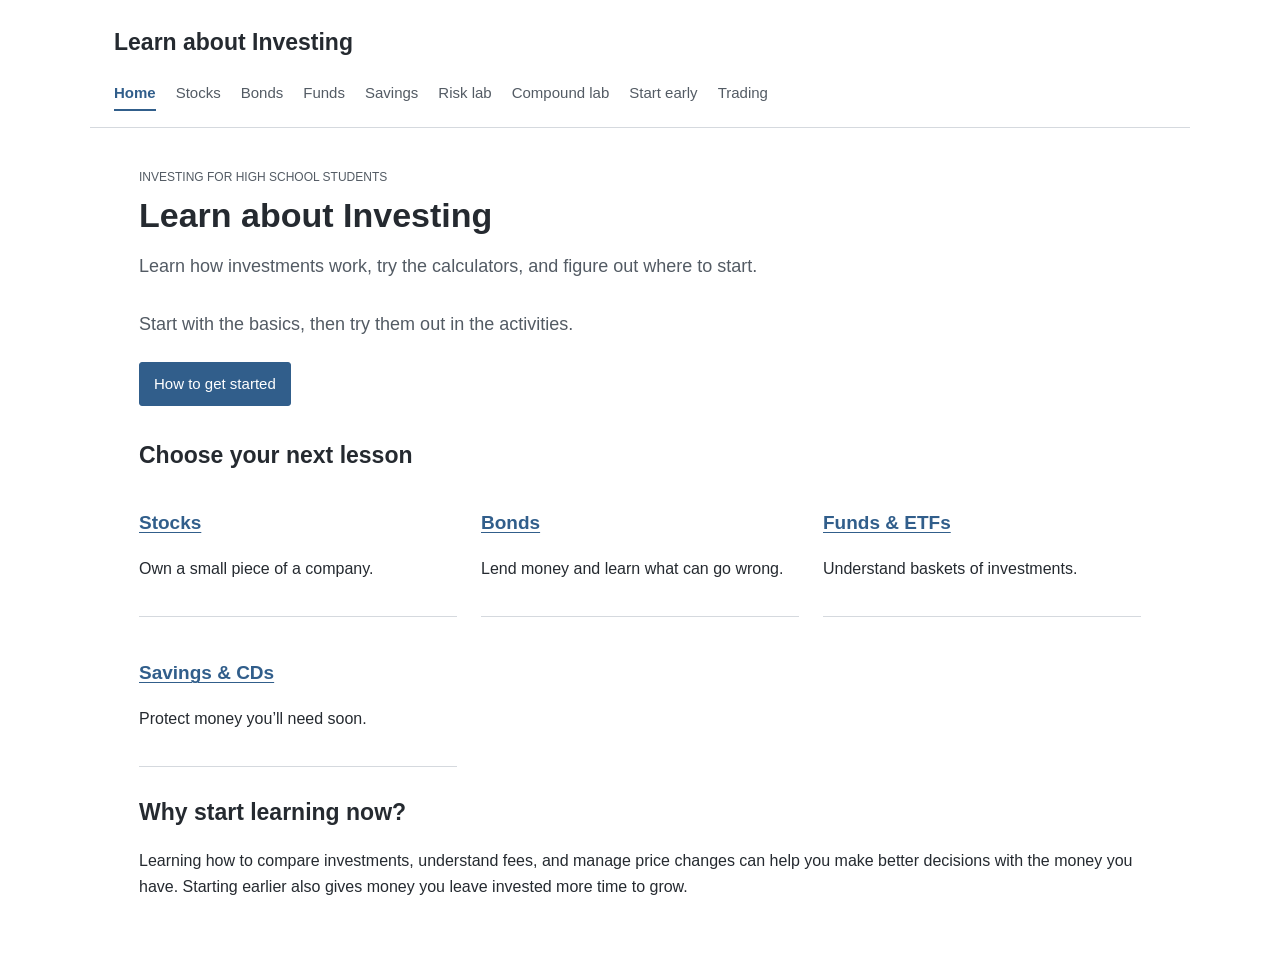
<file: index.html>
<!doctype html><html lang="en"><head><meta charset="utf-8"><meta name="viewport" content="width=device-width, initial-scale=1"><meta name="description" content="Learn how investments work, try the calculators, and figure out where to start."><title>Learn about Investing | Learn about Investing</title><link rel="stylesheet" href="style.css"><script src="app.js" defer></script></head><body><a class="skip" href="#main">Skip to content</a><header class="site-header"><a class="brand" href="index.html">Learn about Investing</a><nav aria-label="Main navigation"><a href="index.html" aria-current="page">Home</a><a href="stocks.html">Stocks</a><a href="bonds.html">Bonds</a><a href="funds.html">Funds</a><a href="cash.html">Savings</a><a href="portfolio-lab.html">Risk lab</a><a href="compound-lab.html">Compound lab</a><a href="start-early.html">Start early</a><a href="trading.html">Trading</a></nav></header><main id="main"><header class="page-head"><p class="eyebrow">INVESTING FOR HIGH SCHOOL STUDENTS</p><h1>Learn about Investing</h1><p class="intro">Learn how investments work, try the calculators, and figure out where to start.</p></header><section class="hero-grid"><div><p class="lead">Start with the basics, then try them out in the activities.</p><a class="button" href="start-early.html">How to get started</a></div></section>

<h2>Choose your next lesson</h2><div class="grid"><article><h3><a href="stocks.html">Stocks</a></h3><p>Own a small piece of a company.</p></article><article><h3><a href="bonds.html">Bonds</a></h3><p>Lend money and learn what can go wrong.</p></article><article><h3><a href="funds.html">Funds &amp; ETFs</a></h3><p>Understand baskets of investments.</p></article><article><h3><a href="cash.html">Savings &amp; CDs</a></h3><p>Protect money you’ll need soon.</p></article></div>
<h2>Why start learning now?</h2><p>Learning how to compare investments, understand fees, and manage price changes can help you make better decisions with the money you have. Starting earlier also gives money you leave invested more time to grow.</p></main></body></html>
</file>
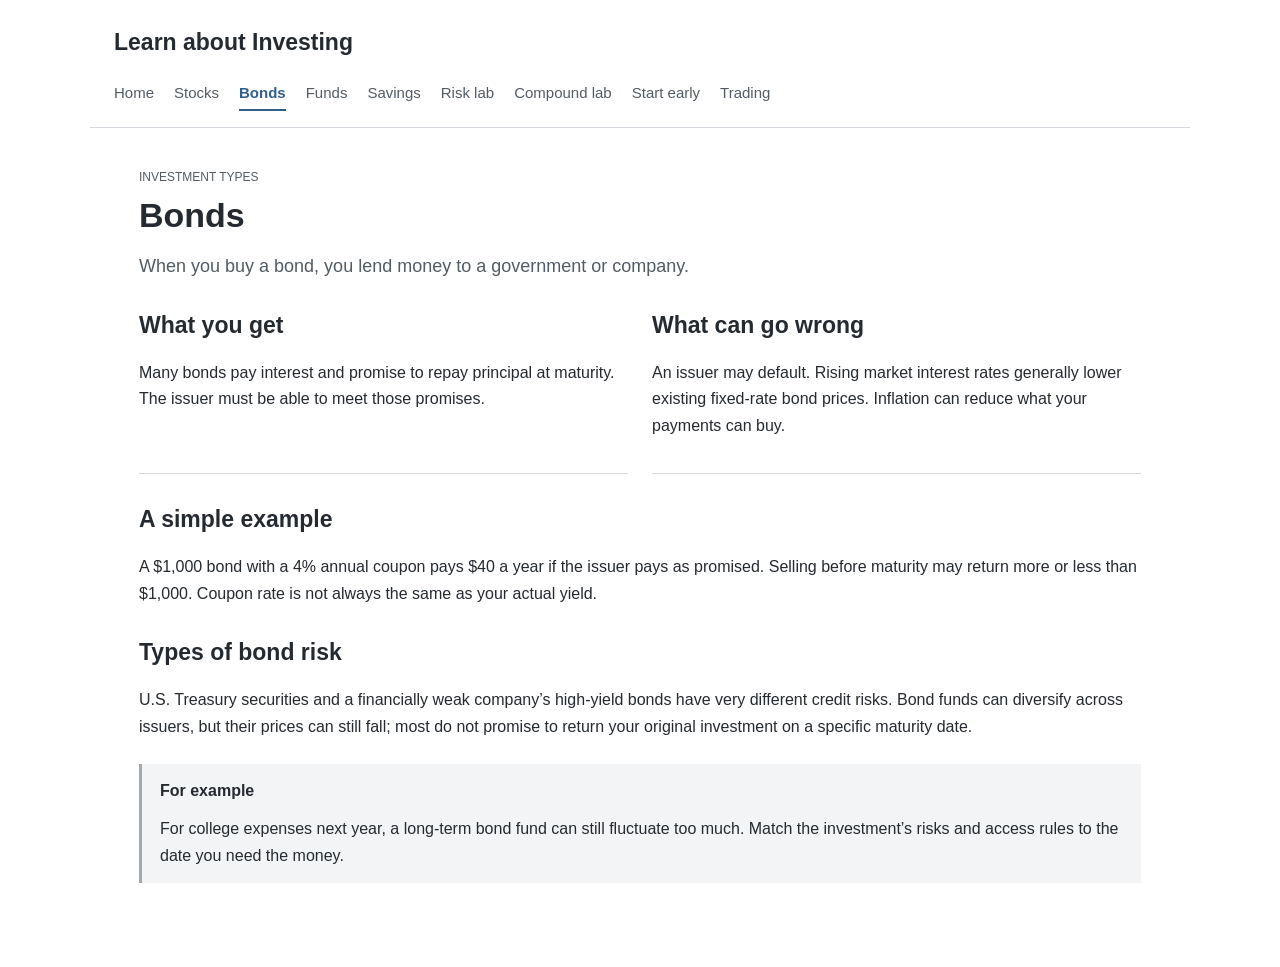
<file: bonds.html>
<!doctype html><html lang="en"><head><meta charset="utf-8"><meta name="viewport" content="width=device-width, initial-scale=1"><meta name="description" content="When you buy a bond, you lend money to a government or company."><title>Bonds | Learn about Investing</title><link rel="stylesheet" href="style.css"><script src="app.js" defer></script></head><body><a class="skip" href="#main">Skip to content</a><header class="site-header"><a class="brand" href="index.html">Learn about Investing</a><nav aria-label="Main navigation"><a href="index.html">Home</a><a href="stocks.html">Stocks</a><a href="bonds.html" aria-current="page">Bonds</a><a href="funds.html">Funds</a><a href="cash.html">Savings</a><a href="portfolio-lab.html">Risk lab</a><a href="compound-lab.html">Compound lab</a><a href="start-early.html">Start early</a><a href="trading.html">Trading</a></nav></header><main id="main"><header class="page-head"><p class="eyebrow">INVESTMENT TYPES</p><h1>Bonds</h1><p class="intro">When you buy a bond, you lend money to a government or company.</p></header><div class="grid"><article><h2>What you get</h2><p>Many bonds pay interest and promise to repay principal at maturity. The issuer must be able to meet those promises.</p></article><article><h2>What can go wrong</h2><p>An issuer may default. Rising market interest rates generally lower existing fixed-rate bond prices. Inflation can reduce what your payments can buy.</p></article></div><h2>A simple example</h2><p>A $1,000 bond with a 4% annual coupon pays $40 a year if the issuer pays as promised. Selling before maturity may return more or less than $1,000. Coupon rate is not always the same as your actual yield.</p><h2>Types of bond risk</h2><p>U.S. Treasury securities and a financially weak company’s high-yield bonds have very different credit risks. Bond funds can diversify across issuers, but their prices can still fall; most do not promise to return your original investment on a specific maturity date.</p><aside class="callout"><strong>For example</strong><p>For college expenses next year, a long-term bond fund can still fluctuate too much. Match the investment’s risks and access rules to the date you need the money.</p></aside></main></body></html>
</file>
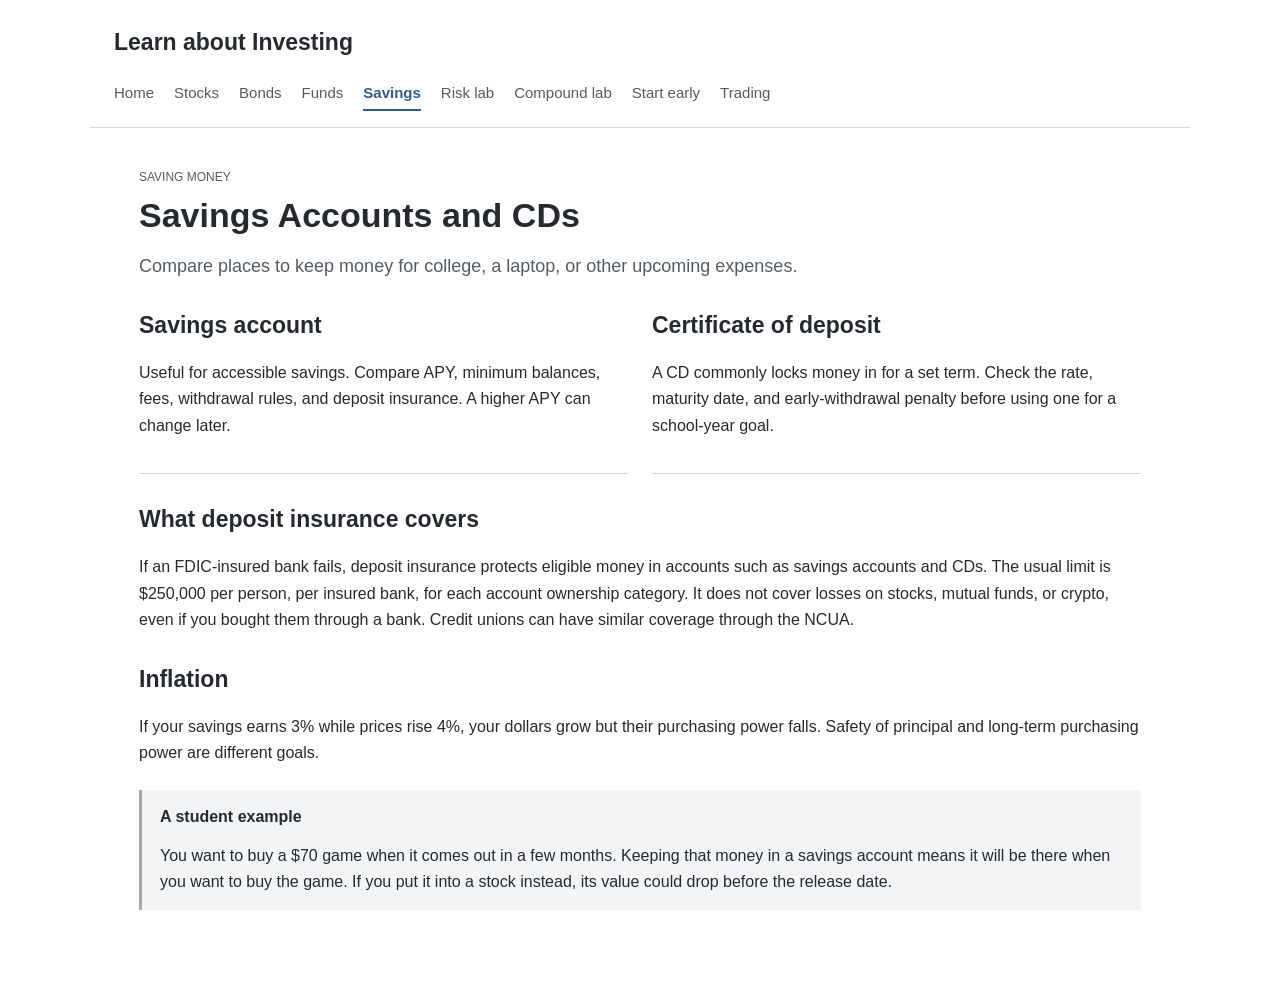
<file: cash.html>
<!doctype html><html lang="en"><head><meta charset="utf-8"><meta name="viewport" content="width=device-width, initial-scale=1"><meta name="description" content="Compare places to keep money for college, a laptop, or other upcoming expenses."><title>Savings Accounts and CDs | Learn about Investing</title><link rel="stylesheet" href="style.css"><script src="app.js" defer></script></head><body><a class="skip" href="#main">Skip to content</a><header class="site-header"><a class="brand" href="index.html">Learn about Investing</a><nav aria-label="Main navigation"><a href="index.html">Home</a><a href="stocks.html">Stocks</a><a href="bonds.html">Bonds</a><a href="funds.html">Funds</a><a href="cash.html" aria-current="page">Savings</a><a href="portfolio-lab.html">Risk lab</a><a href="compound-lab.html">Compound lab</a><a href="start-early.html">Start early</a><a href="trading.html">Trading</a></nav></header><main id="main"><header class="page-head"><p class="eyebrow">SAVING MONEY</p><h1>Savings Accounts and CDs</h1><p class="intro">Compare places to keep money for college, a laptop, or other upcoming expenses.</p></header><div class="grid"><article><h2>Savings account</h2><p>Useful for accessible savings. Compare APY, minimum balances, fees, withdrawal rules, and deposit insurance. A higher APY can change later.</p></article><article><h2>Certificate of deposit</h2><p>A CD commonly locks money in for a set term. Check the rate, maturity date, and early-withdrawal penalty before using one for a school-year goal.</p></article></div><h2>What deposit insurance covers</h2><p>If an FDIC-insured bank fails, deposit insurance protects eligible money in accounts such as savings accounts and CDs. The usual limit is $250,000 per person, per insured bank, for each account ownership category. It does not cover losses on stocks, mutual funds, or crypto, even if you bought them through a bank. Credit unions can have similar coverage through the NCUA.</p><h2>Inflation</h2><p>If your savings earns 3% while prices rise 4%, your dollars grow but their purchasing power falls. Safety of principal and long-term purchasing power are different goals.</p><aside class="callout"><strong>A student example</strong><p>You want to buy a $70 game when it comes out in a few months. Keeping that money in a savings account means it will be there when you want to buy the game. If you put it into a stock instead, its value could drop before the release date.</p></aside></main></body></html>
</file>
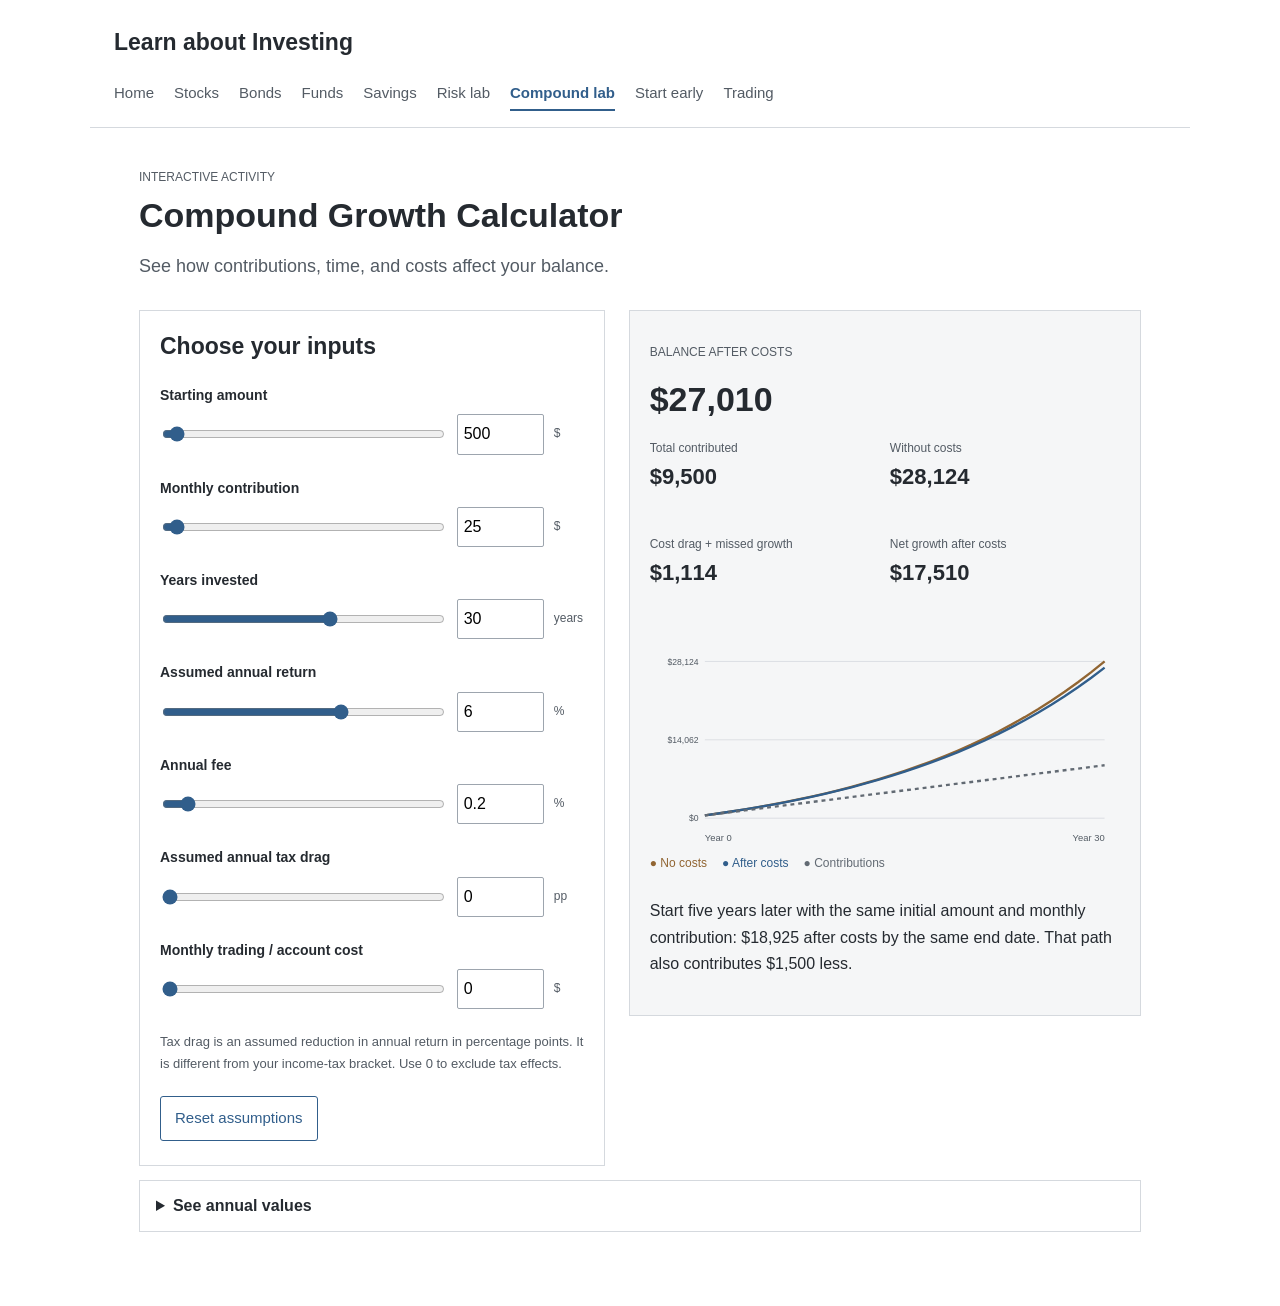
<file: compound-lab.html>
<!doctype html><html lang="en"><head><meta charset="utf-8"><meta name="viewport" content="width=device-width, initial-scale=1"><meta name="description" content="See how contributions, time, and costs affect your balance."><title>Compound Growth Calculator | Learn about Investing</title><link rel="stylesheet" href="style.css"><script src="app.js" defer></script></head><body><a class="skip" href="#main">Skip to content</a><header class="site-header"><a class="brand" href="index.html">Learn about Investing</a><nav aria-label="Main navigation"><a href="index.html">Home</a><a href="stocks.html">Stocks</a><a href="bonds.html">Bonds</a><a href="funds.html">Funds</a><a href="cash.html">Savings</a><a href="portfolio-lab.html">Risk lab</a><a href="compound-lab.html" aria-current="page">Compound lab</a><a href="start-early.html">Start early</a><a href="trading.html">Trading</a></nav></header><main id="main"><header class="page-head"><p class="eyebrow">INTERACTIVE ACTIVITY</p><h1>Compound Growth Calculator</h1><p class="intro">See how contributions, time, and costs affect your balance.</p></header><div class="lab"><section class="panel"><h2>Choose your inputs</h2><div class="control"><label for="initial">Starting amount</label><div class="control-row"><input type="range" id="initial" min="0" max="20000" step="50" value="500"><input aria-label="Starting amount (number)" type="number" id="initial-n" min="0" max="20000" step="50" value="500"><span>$</span></div></div><div class="control"><label for="monthly">Monthly contribution</label><div class="control-row"><input type="range" id="monthly" min="0" max="1000" step="5" value="25"><input aria-label="Monthly contribution (number)" type="number" id="monthly-n" min="0" max="1000" step="5" value="25"><span>$</span></div></div><div class="control"><label for="years">Years invested</label><div class="control-row"><input type="range" id="years" min="0" max="50" step="1" value="30"><input aria-label="Years invested (number)" type="number" id="years-n" min="0" max="50" step="1" value="30"><span>years</span></div></div><div class="control"><label for="rate">Assumed annual return</label><div class="control-row"><input type="range" id="rate" min="-10" max="15" step="0.1" value="6"><input aria-label="Assumed annual return (number)" type="number" id="rate-n" min="-10" max="15" step="0.1" value="6"><span>%</span></div></div><div class="control"><label for="fee">Annual fee</label><div class="control-row"><input type="range" id="fee" min="0" max="3" step="0.05" value="0.2"><input aria-label="Annual fee (number)" type="number" id="fee-n" min="0" max="3" step="0.05" value="0.2"><span>%</span></div></div><div class="control"><label for="tax">Assumed annual tax drag</label><div class="control-row"><input type="range" id="tax" min="0" max="3" step="0.1" value="0"><input aria-label="Assumed annual tax drag (number)" type="number" id="tax-n" min="0" max="3" step="0.1" value="0"><span>pp</span></div></div><div class="control"><label for="cost">Monthly trading / account cost</label><div class="control-row"><input type="range" id="cost" min="0" max="25" step="1" value="0"><input aria-label="Monthly trading / account cost (number)" type="number" id="cost-n" min="0" max="25" step="1" value="0"><span>$</span></div></div><p class="small">Tax drag is an assumed reduction in annual return in percentage points. It is different from your income-tax bracket. Use 0 to exclude tax effects. </p><button id="reset-compound" class="secondary">Reset assumptions</button></section><section class="panel result" aria-live="polite"><p class="eyebrow">BALANCE AFTER COSTS</p><strong class="big" id="final-value"></strong><div class="metrics"><p>Total contributed<strong id="contributed"></strong></p><p>Without costs<strong id="baseline"></strong></p><p>Cost drag + missed growth<strong id="drag"></strong></p><p>Net growth after costs<strong id="growth"></strong></p></div><figure><svg id="growth-chart" viewBox="0 0 600 280" role="img" aria-label="Illustrative balances over time"></svg><figcaption><span class="key purple">● No costs</span> <span class="key green">● After costs</span> <span class="key grey">● Contributions</span></figcaption></figure><p id="delay"></p></section></div><details><summary>See annual values</summary><div class="table-wrap"><table><thead><tr><th>Year</th><th>Contributed</th><th>No costs</th><th>After costs</th></tr></thead><tbody id="compound-table"></tbody></table></div></details></main></body></html>
</file>
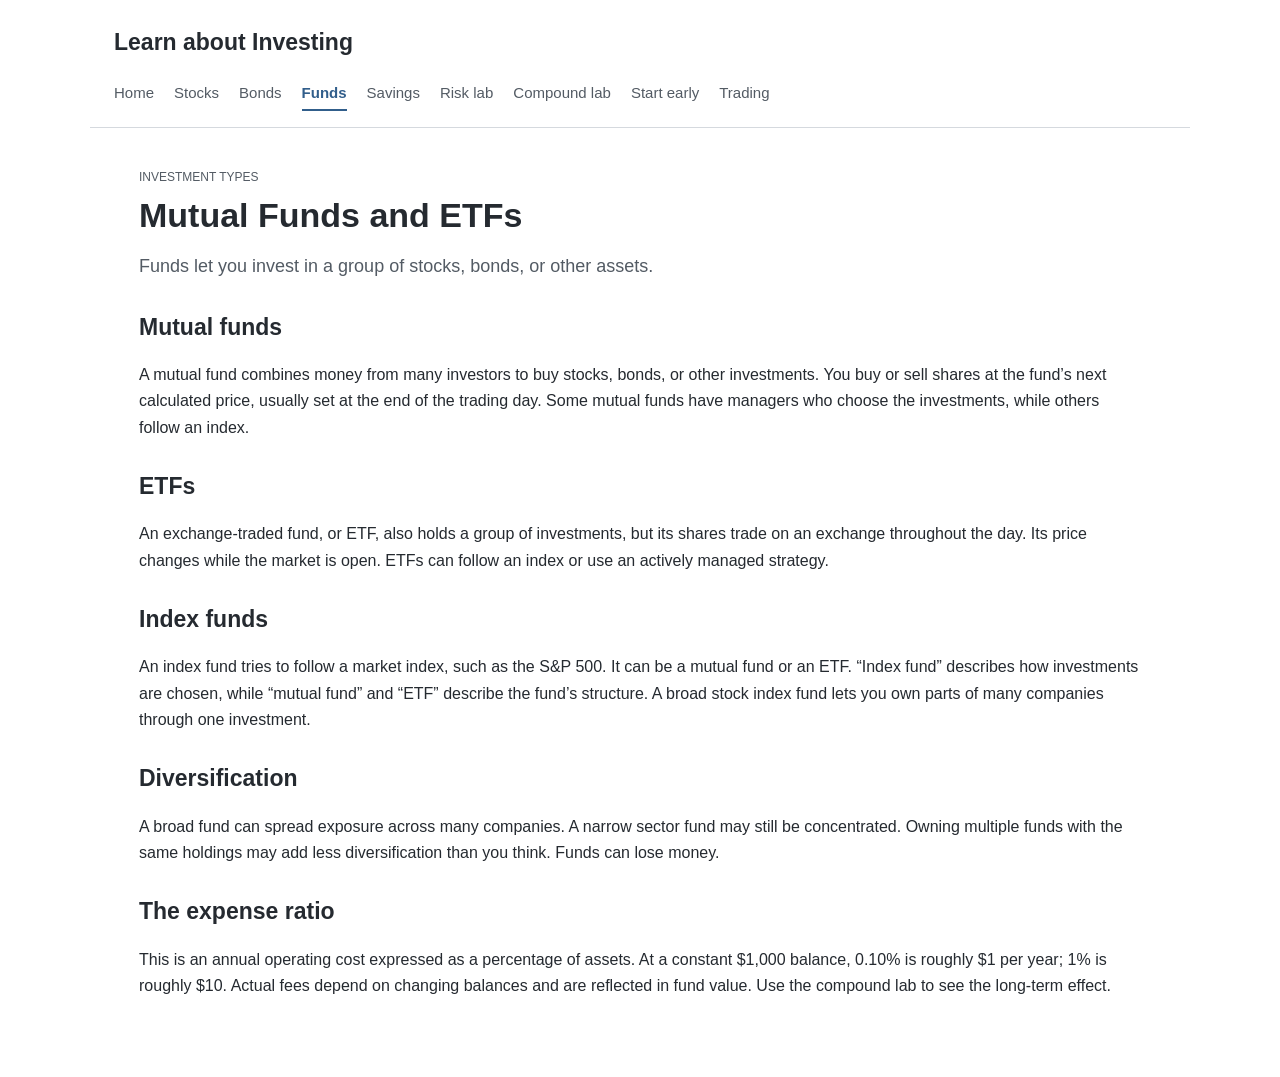
<file: funds.html>
<!doctype html><html lang="en"><head><meta charset="utf-8"><meta name="viewport" content="width=device-width, initial-scale=1"><meta name="description" content="Funds let you invest in a group of stocks, bonds, or other assets."><title>Mutual Funds and ETFs | Learn about Investing</title><link rel="stylesheet" href="style.css"><script src="app.js" defer></script></head><body><a class="skip" href="#main">Skip to content</a><header class="site-header"><a class="brand" href="index.html">Learn about Investing</a><nav aria-label="Main navigation"><a href="index.html">Home</a><a href="stocks.html">Stocks</a><a href="bonds.html">Bonds</a><a href="funds.html" aria-current="page">Funds</a><a href="cash.html">Savings</a><a href="portfolio-lab.html">Risk lab</a><a href="compound-lab.html">Compound lab</a><a href="start-early.html">Start early</a><a href="trading.html">Trading</a></nav></header><main id="main"><header class="page-head"><p class="eyebrow">INVESTMENT TYPES</p><h1>Mutual Funds and ETFs</h1><p class="intro">Funds let you invest in a group of stocks, bonds, or other assets.</p></header><h2>Mutual funds</h2><p>A mutual fund combines money from many investors to buy stocks, bonds, or other investments. You buy or sell shares at the fund’s next calculated price, usually set at the end of the trading day. Some mutual funds have managers who choose the investments, while others follow an index.</p><h2>ETFs</h2><p>An exchange-traded fund, or ETF, also holds a group of investments, but its shares trade on an exchange throughout the day. Its price changes while the market is open. ETFs can follow an index or use an actively managed strategy.</p><h2>Index funds</h2><p>An index fund tries to follow a market index, such as the S&amp;P 500. It can be a mutual fund or an ETF. “Index fund” describes how investments are chosen, while “mutual fund” and “ETF” describe the fund’s structure. A broad stock index fund lets you own parts of many companies through one investment.</p><h2>Diversification</h2><p>A broad fund can spread exposure across many companies. A narrow sector fund may still be concentrated. Owning multiple funds with the same holdings may add less diversification than you think. Funds can lose money.</p><h2>The expense ratio</h2><p>This is an annual operating cost expressed as a percentage of assets. At a constant $1,000 balance, 0.10% is roughly $1 per year; 1% is roughly $10. Actual fees depend on changing balances and are reflected in fund value. Use the compound lab to see the long-term effect.</p></main></body></html>
</file>
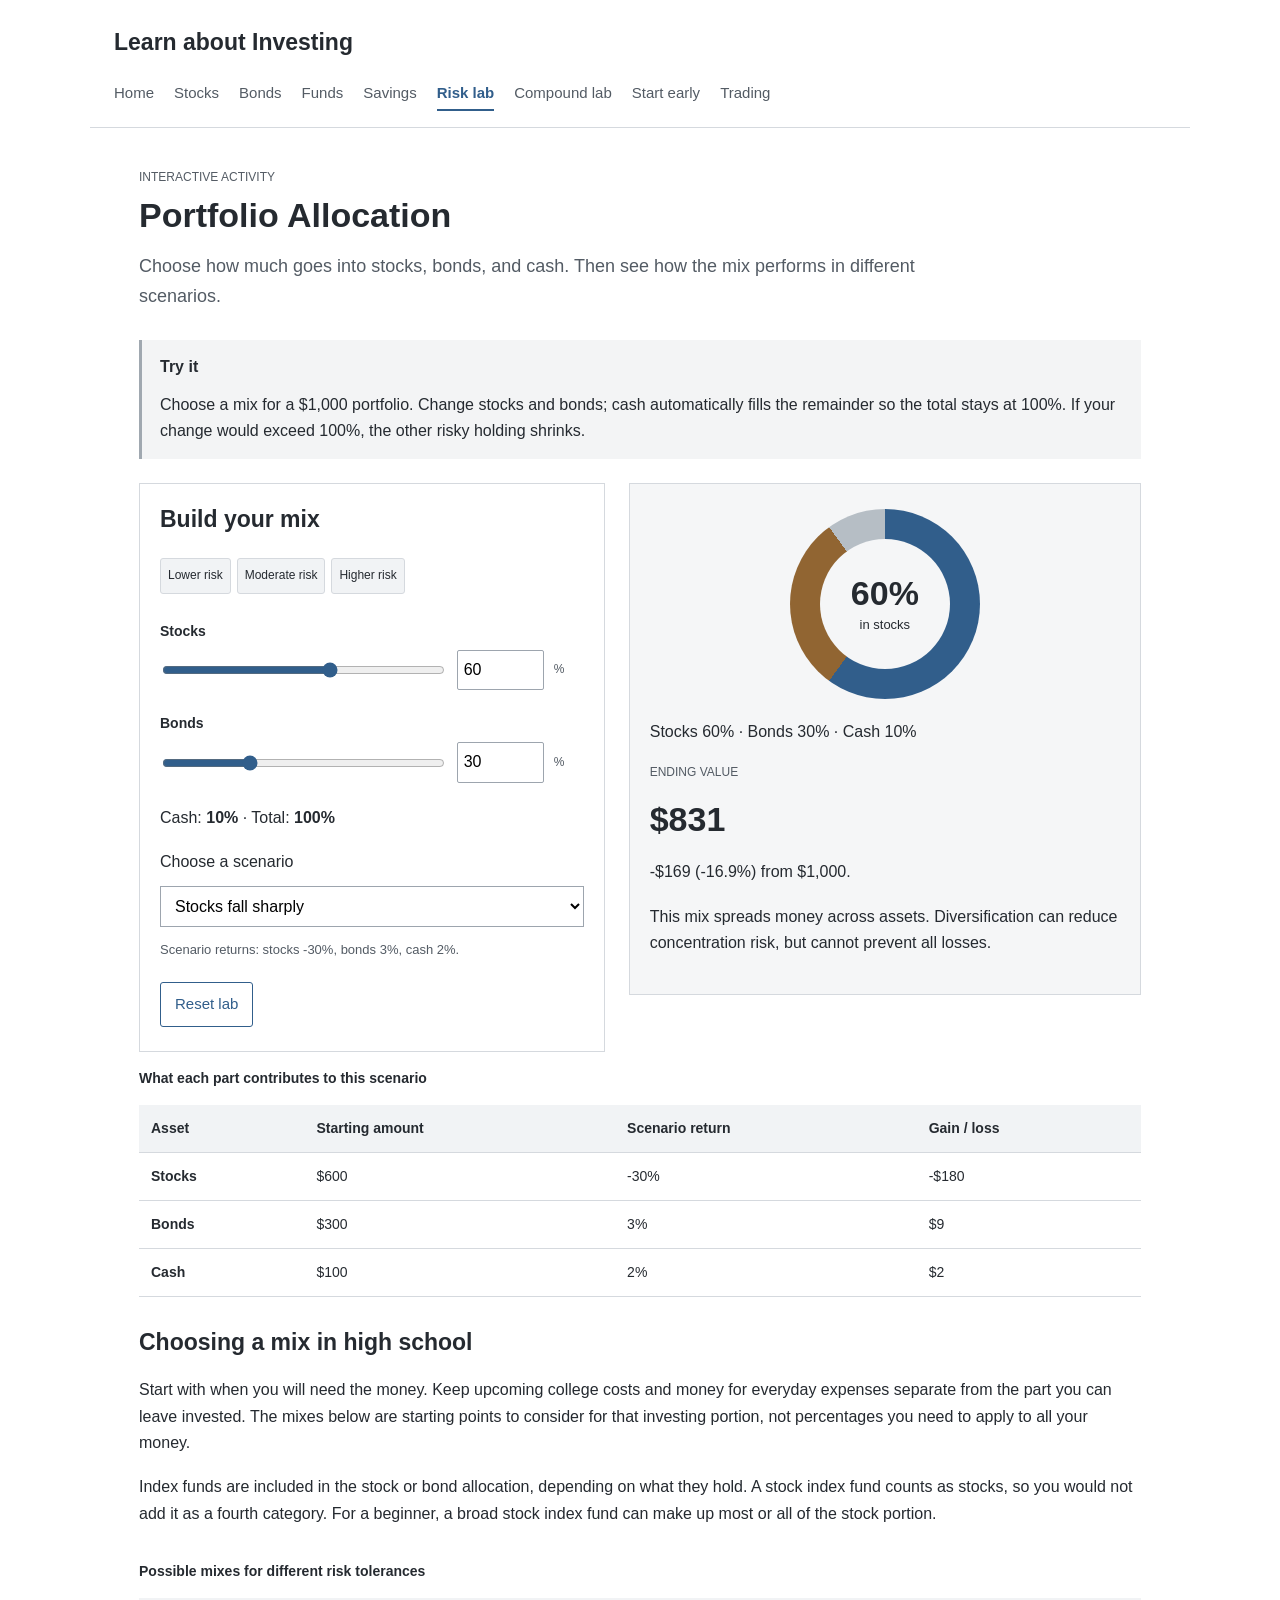
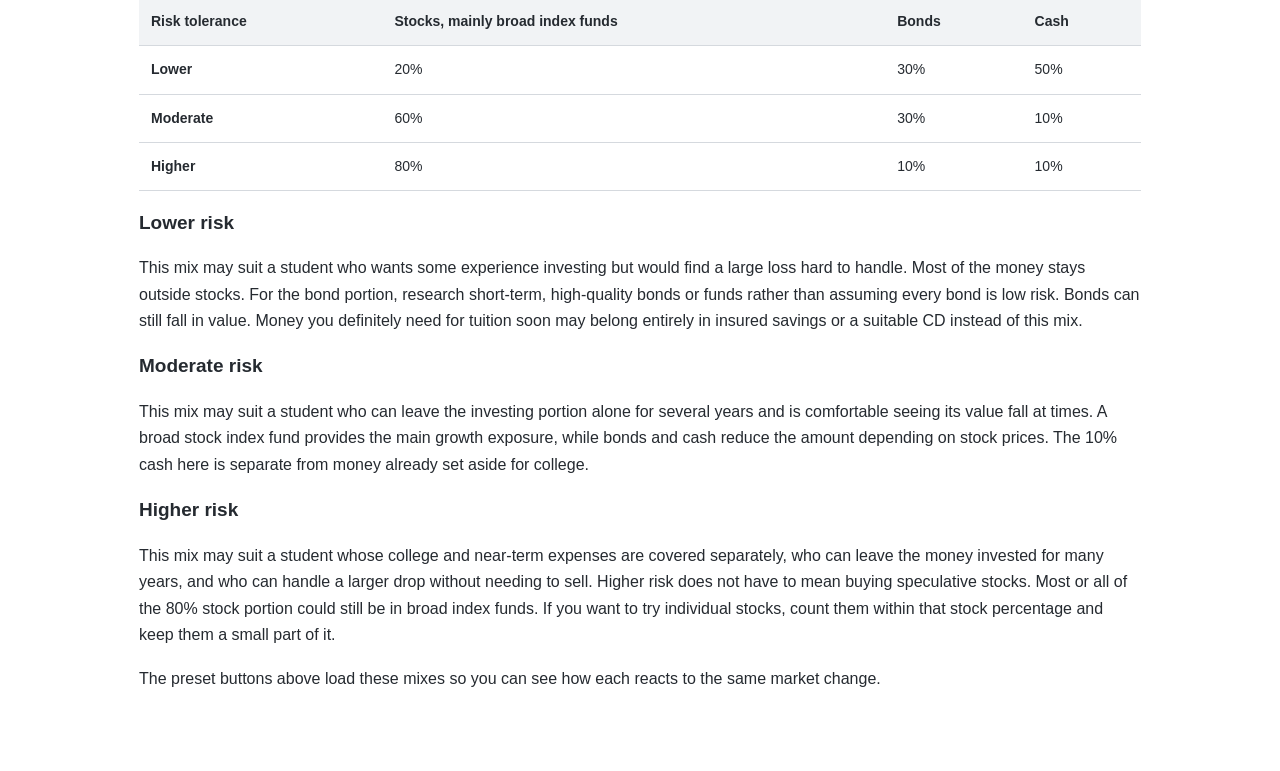
<file: portfolio-lab.html>
<!doctype html><html lang="en"><head><meta charset="utf-8"><meta name="viewport" content="width=device-width, initial-scale=1"><meta name="description" content="Choose how much goes into stocks, bonds, and cash. Then see how the mix performs in different scenarios."><title>Portfolio Allocation | Learn about Investing</title><link rel="stylesheet" href="style.css"><script src="app.js" defer></script></head><body><a class="skip" href="#main">Skip to content</a><header class="site-header"><a class="brand" href="index.html">Learn about Investing</a><nav aria-label="Main navigation"><a href="index.html">Home</a><a href="stocks.html">Stocks</a><a href="bonds.html">Bonds</a><a href="funds.html">Funds</a><a href="cash.html">Savings</a><a href="portfolio-lab.html" aria-current="page">Risk lab</a><a href="compound-lab.html">Compound lab</a><a href="start-early.html">Start early</a><a href="trading.html">Trading</a></nav></header><main id="main"><header class="page-head"><p class="eyebrow">INTERACTIVE ACTIVITY</p><h1>Portfolio Allocation</h1><p class="intro">Choose how much goes into stocks, bonds, and cash. Then see how the mix performs in different scenarios.</p></header><aside class="callout"><strong>Try it</strong><p>Choose a mix for a $1,000 portfolio. Change stocks and bonds; cash automatically fills the remainder so the total stays at 100%. If your change would exceed 100%, the other risky holding shrinks.</p></aside><div class="lab"><section class="panel"><h2>Build your mix</h2><div class="preset"><button data-mix="20,30">Lower risk</button><button data-mix="60,30">Moderate risk</button><button data-mix="80,10">Higher risk</button></div><div class="control"><label for="stocks">Stocks</label><div class="control-row"><input type="range" id="stocks" min="0" max="100" step="1" value="60"><input aria-label="Stocks (number)" type="number" id="stocks-n" min="0" max="100" step="1" value="60"><span>%</span></div></div><div class="control"><label for="bonds">Bonds</label><div class="control-row"><input type="range" id="bonds" min="0" max="100" step="1" value="30"><input aria-label="Bonds (number)" type="number" id="bonds-n" min="0" max="100" step="1" value="30"><span>%</span></div></div><p class="cash-label">Cash: <strong id="cash-label">10%</strong> · Total: <strong>100%</strong></p><label for="scenario">Choose a scenario</label><select id="scenario"><option value="down">Stocks fall sharply</option><option value="up">Stocks rise strongly</option><option value="both">Stocks and bonds fall together</option></select><p id="scenario-assumptions" class="small"></p><button id="reset-portfolio" class="secondary">Reset lab</button></section><section class="panel result" aria-live="polite"><div id="donut" class="donut"><div><strong id="stock-label">60%</strong><span>in stocks</span></div></div><p id="allocation-text"></p><p class="eyebrow">ENDING VALUE</p><strong id="portfolio-value" class="big"></strong><p id="portfolio-change"></p><p id="risk-note"></p></section></div><div class="table-wrap"><table><caption>What each part contributes to this scenario</caption><thead><tr><th>Asset</th><th>Starting amount</th><th>Scenario return</th><th>Gain / loss</th></tr></thead><tbody id="portfolio-table"></tbody></table></div><h2>Choosing a mix in high school</h2><p>Start with when you will need the money. Keep upcoming college costs and money for everyday expenses separate from the part you can leave invested. The mixes below are starting points to consider for that investing portion, not percentages you need to apply to all your money.</p><p>Index funds are included in the stock or bond allocation, depending on what they hold. A stock index fund counts as stocks, so you would not add it as a fourth category. For a beginner, a broad stock index fund can make up most or all of the stock portion.</p>
<div class="table-wrap"><table><caption>Possible mixes for different risk tolerances</caption><thead><tr><th>Risk tolerance</th><th>Stocks, mainly broad index funds</th><th>Bonds</th><th>Cash</th></tr></thead><tbody><tr><th>Lower</th><td>20%</td><td>30%</td><td>50%</td></tr><tr><th>Moderate</th><td>60%</td><td>30%</td><td>10%</td></tr><tr><th>Higher</th><td>80%</td><td>10%</td><td>10%</td></tr></tbody></table></div>
<h3>Lower risk</h3><p>This mix may suit a student who wants some experience investing but would find a large loss hard to handle. Most of the money stays outside stocks. For the bond portion, research short-term, high-quality bonds or funds rather than assuming every bond is low risk. Bonds can still fall in value. Money you definitely need for tuition soon may belong entirely in insured savings or a suitable CD instead of this mix.</p>
<h3>Moderate risk</h3><p>This mix may suit a student who can leave the investing portion alone for several years and is comfortable seeing its value fall at times. A broad stock index fund provides the main growth exposure, while bonds and cash reduce the amount depending on stock prices. The 10% cash here is separate from money already set aside for college.</p>
<h3>Higher risk</h3><p>This mix may suit a student whose college and near-term expenses are covered separately, who can leave the money invested for many years, and who can handle a larger drop without needing to sell. Higher risk does not have to mean buying speculative stocks. Most or all of the 80% stock portion could still be in broad index funds. If you want to try individual stocks, count them within that stock percentage and keep them a small part of it.</p><p>The preset buttons above load these mixes so you can see how each reacts to the same market change.</p></main></body></html>
</file>
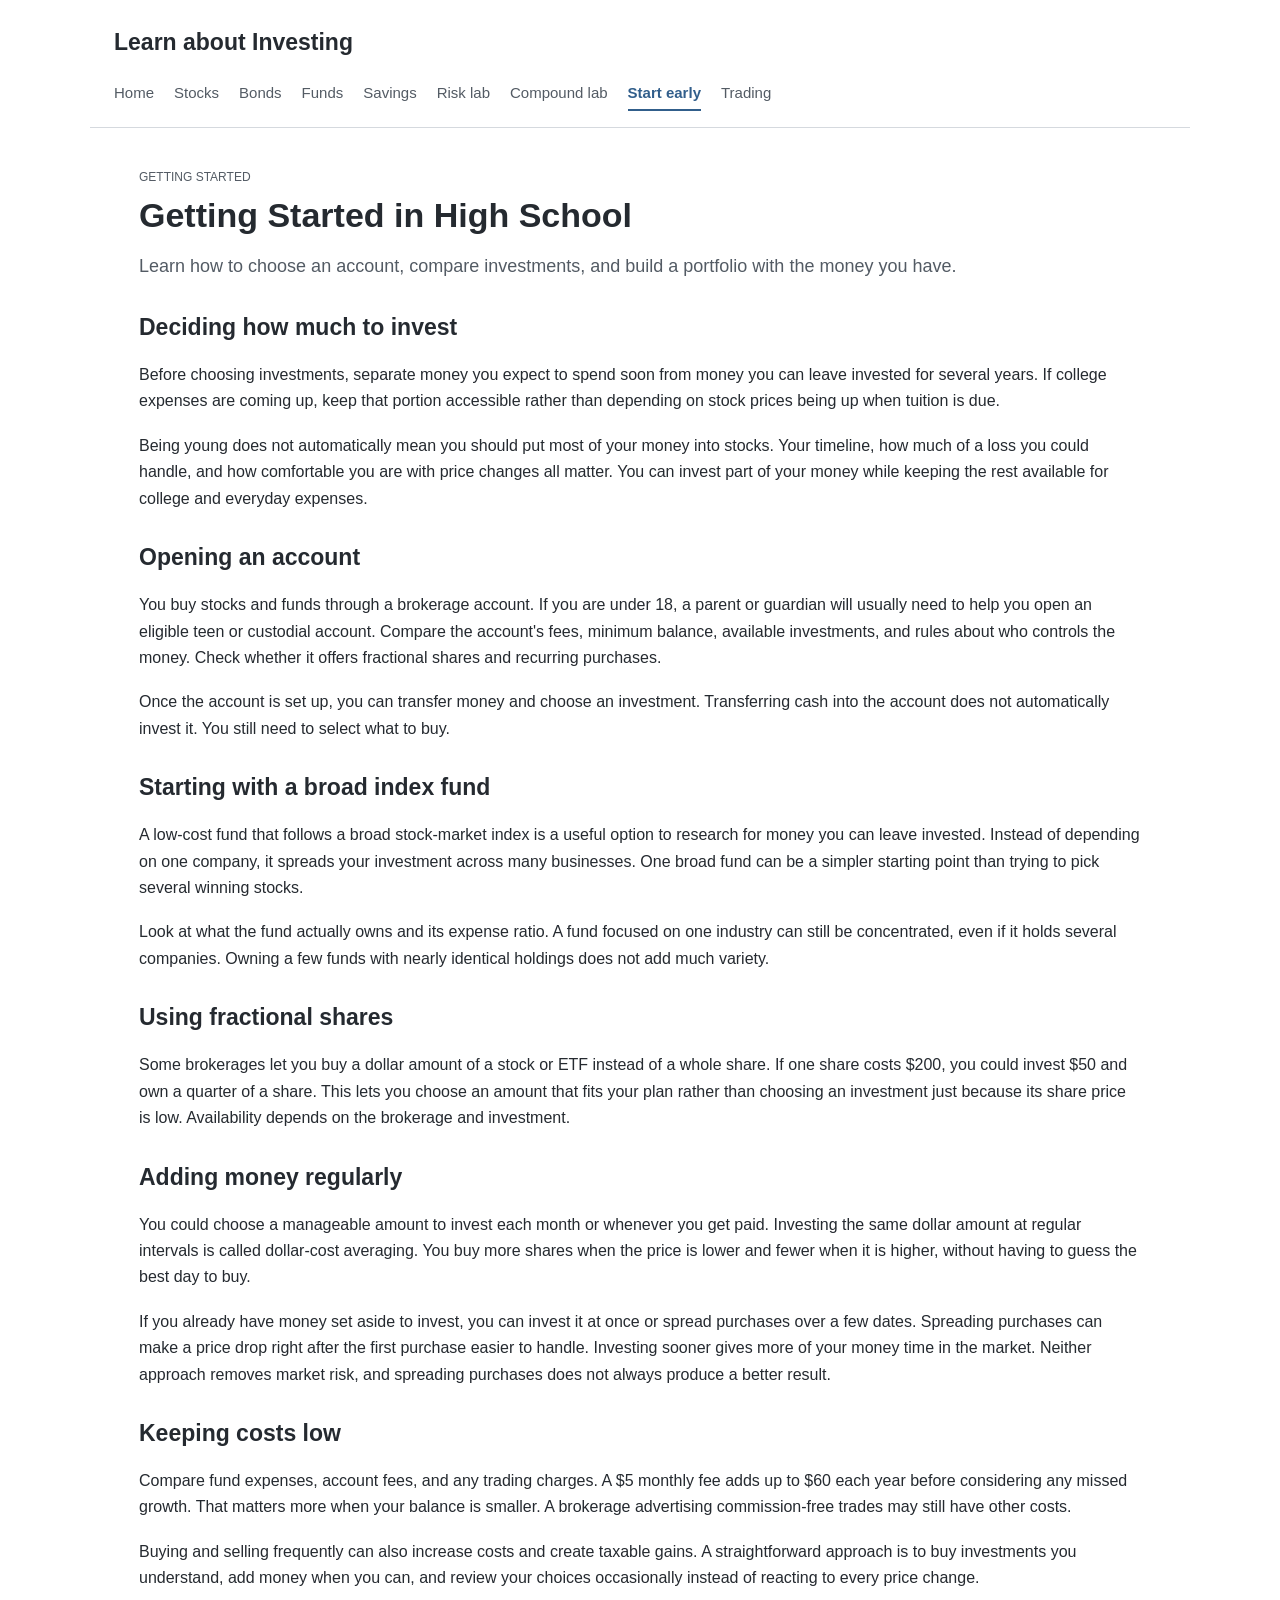
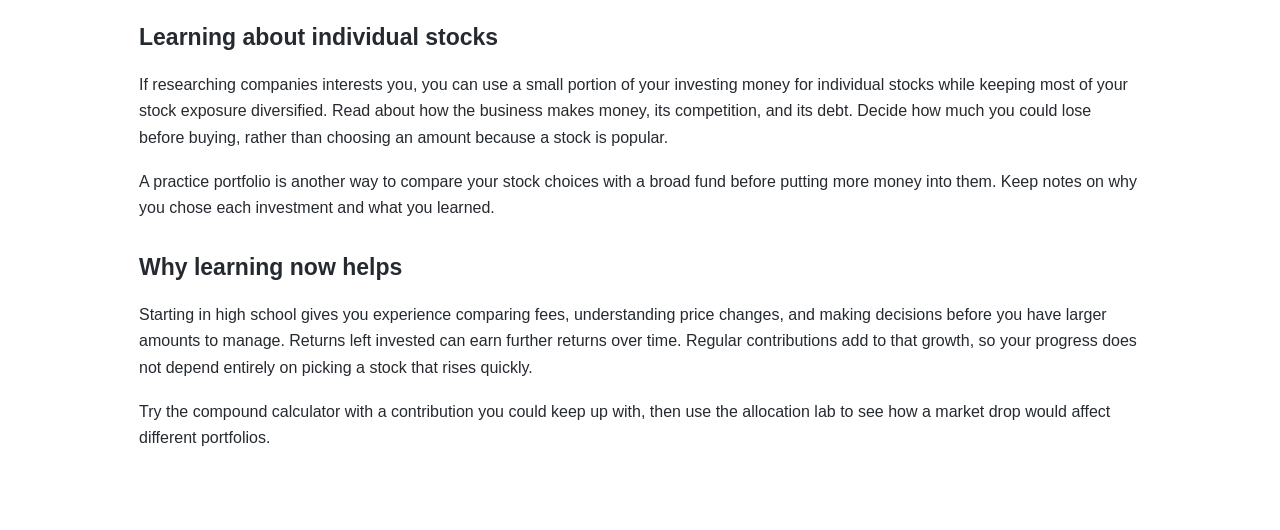
<file: start-early.html>
<!doctype html><html lang="en"><head><meta charset="utf-8"><meta name="viewport" content="width=device-width, initial-scale=1"><meta name="description" content="Learn how to choose an account, compare investments, and build a portfolio with the money you have."><title>Getting Started in High School | Learn about Investing</title><link rel="stylesheet" href="style.css"><script src="app.js" defer></script></head><body><a class="skip" href="#main">Skip to content</a><header class="site-header"><a class="brand" href="index.html">Learn about Investing</a><nav aria-label="Main navigation"><a href="index.html">Home</a><a href="stocks.html">Stocks</a><a href="bonds.html">Bonds</a><a href="funds.html">Funds</a><a href="cash.html">Savings</a><a href="portfolio-lab.html">Risk lab</a><a href="compound-lab.html">Compound lab</a><a href="start-early.html" aria-current="page">Start early</a><a href="trading.html">Trading</a></nav></header><main id="main"><header class="page-head"><p class="eyebrow">GETTING STARTED</p><h1>Getting Started in High School</h1><p class="intro">Learn how to choose an account, compare investments, and build a portfolio with the money you have.</p></header><h2>Deciding how much to invest</h2><p>Before choosing investments, separate money you expect to spend soon from money you can leave invested for several years. If college expenses are coming up, keep that portion accessible rather than depending on stock prices being up when tuition is due.</p><p>Being young does not automatically mean you should put most of your money into stocks. Your timeline, how much of a loss you could handle, and how comfortable you are with price changes all matter. You can invest part of your money while keeping the rest available for college and everyday expenses.</p>
<h2>Opening an account</h2><p>You buy stocks and funds through a brokerage account. If you are under 18, a parent or guardian will usually need to help you open an eligible teen or custodial account. Compare the account's fees, minimum balance, available investments, and rules about who controls the money. Check whether it offers fractional shares and recurring purchases.</p><p>Once the account is set up, you can transfer money and choose an investment. Transferring cash into the account does not automatically invest it. You still need to select what to buy.</p>
<h2>Starting with a broad index fund</h2><p>A low-cost fund that follows a broad stock-market index is a useful option to research for money you can leave invested. Instead of depending on one company, it spreads your investment across many businesses. One broad fund can be a simpler starting point than trying to pick several winning stocks.</p><p>Look at what the fund actually owns and its expense ratio. A fund focused on one industry can still be concentrated, even if it holds several companies. Owning a few funds with nearly identical holdings does not add much variety.</p>
<h2>Using fractional shares</h2><p>Some brokerages let you buy a dollar amount of a stock or ETF instead of a whole share. If one share costs $200, you could invest $50 and own a quarter of a share. This lets you choose an amount that fits your plan rather than choosing an investment just because its share price is low. Availability depends on the brokerage and investment.</p>
<h2>Adding money regularly</h2><p>You could choose a manageable amount to invest each month or whenever you get paid. Investing the same dollar amount at regular intervals is called dollar-cost averaging. You buy more shares when the price is lower and fewer when it is higher, without having to guess the best day to buy.</p><p>If you already have money set aside to invest, you can invest it at once or spread purchases over a few dates. Spreading purchases can make a price drop right after the first purchase easier to handle. Investing sooner gives more of your money time in the market. Neither approach removes market risk, and spreading purchases does not always produce a better result.</p>
<h2>Keeping costs low</h2><p>Compare fund expenses, account fees, and any trading charges. A $5 monthly fee adds up to $60 each year before considering any missed growth. That matters more when your balance is smaller. A brokerage advertising commission-free trades may still have other costs.</p><p>Buying and selling frequently can also increase costs and create taxable gains. A straightforward approach is to buy investments you understand, add money when you can, and review your choices occasionally instead of reacting to every price change.</p>
<h2>Learning about individual stocks</h2><p>If researching companies interests you, you can use a small portion of your investing money for individual stocks while keeping most of your stock exposure diversified. Read about how the business makes money, its competition, and its debt. Decide how much you could lose before buying, rather than choosing an amount because a stock is popular.</p><p>A practice portfolio is another way to compare your stock choices with a broad fund before putting more money into them. Keep notes on why you chose each investment and what you learned.</p>
<h2>Why learning now helps</h2><p>Starting in high school gives you experience comparing fees, understanding price changes, and making decisions before you have larger amounts to manage. Returns left invested can earn further returns over time. Regular contributions add to that growth, so your progress does not depend entirely on picking a stock that rises quickly.</p><p>Try the compound calculator with a contribution you could keep up with, then use the allocation lab to see how a market drop would affect different portfolios.</p></main></body></html>
</file>
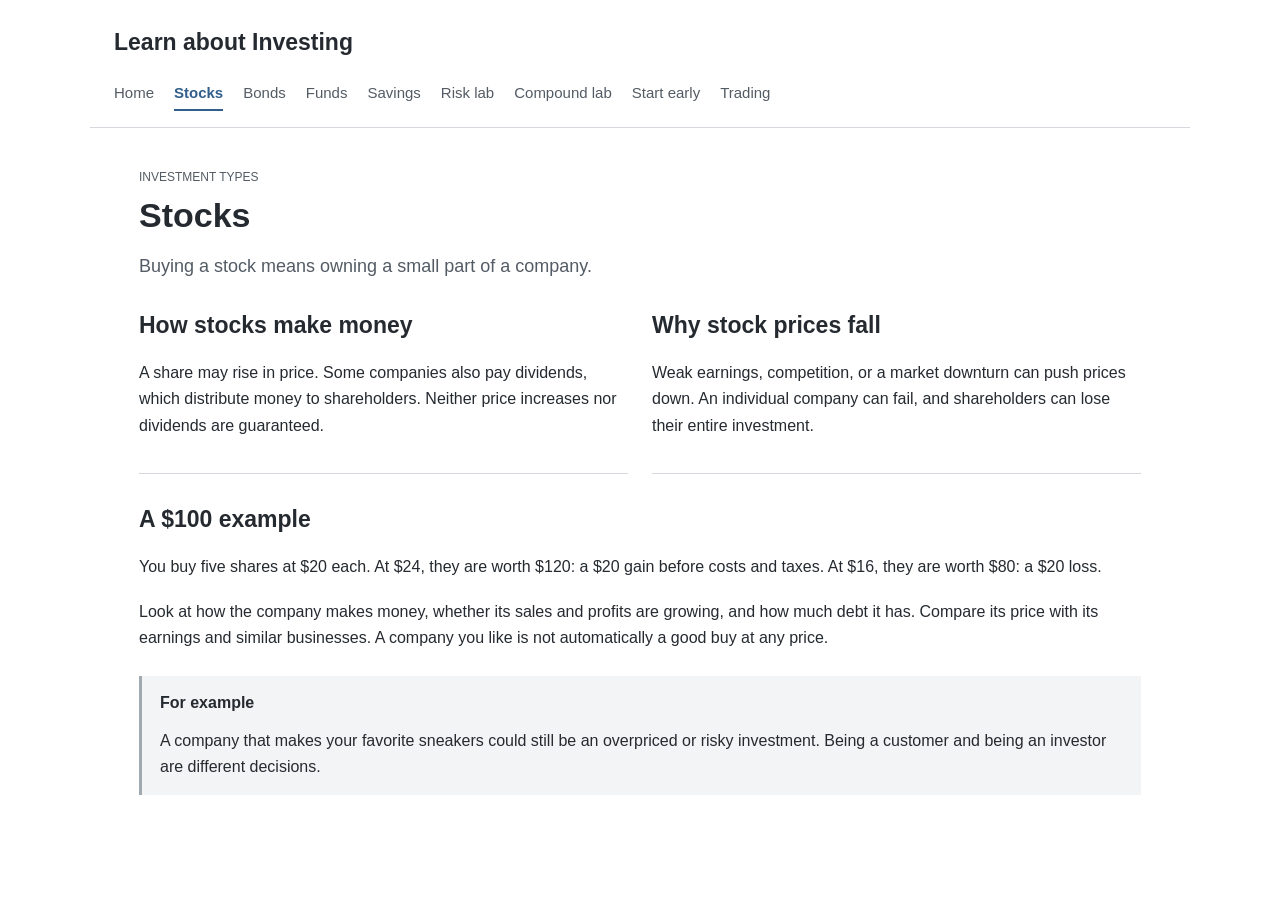
<file: stocks.html>
<!doctype html><html lang="en"><head><meta charset="utf-8"><meta name="viewport" content="width=device-width, initial-scale=1"><meta name="description" content="Buying a stock means owning a small part of a company."><title>Stocks | Learn about Investing</title><link rel="stylesheet" href="style.css"><script src="app.js" defer></script></head><body><a class="skip" href="#main">Skip to content</a><header class="site-header"><a class="brand" href="index.html">Learn about Investing</a><nav aria-label="Main navigation"><a href="index.html">Home</a><a href="stocks.html" aria-current="page">Stocks</a><a href="bonds.html">Bonds</a><a href="funds.html">Funds</a><a href="cash.html">Savings</a><a href="portfolio-lab.html">Risk lab</a><a href="compound-lab.html">Compound lab</a><a href="start-early.html">Start early</a><a href="trading.html">Trading</a></nav></header><main id="main"><header class="page-head"><p class="eyebrow">INVESTMENT TYPES</p><h1>Stocks</h1><p class="intro">Buying a stock means owning a small part of a company.</p></header><div class="grid"><article><h2>How stocks make money</h2><p>A share may rise in price. Some companies also pay dividends, which distribute money to shareholders. Neither price increases nor dividends are guaranteed.</p></article><article><h2>Why stock prices fall</h2><p>Weak earnings, competition, or a market downturn can push prices down. An individual company can fail, and shareholders can lose their entire investment.</p></article></div><h2>A $100 example</h2><p>You buy five shares at $20 each. At $24, they are worth $120: a $20 gain before costs and taxes. At $16, they are worth $80: a $20 loss. </p><p>Look at how the company makes money, whether its sales and profits are growing, and how much debt it has. Compare its price with its earnings and similar businesses. A company you like is not automatically a good buy at any price.</p><aside class="callout"><strong>For example</strong><p>A company that makes your favorite sneakers could still be an overpriced or risky investment. Being a customer and being an investor are different decisions.</p></aside></main></body></html>
</file>
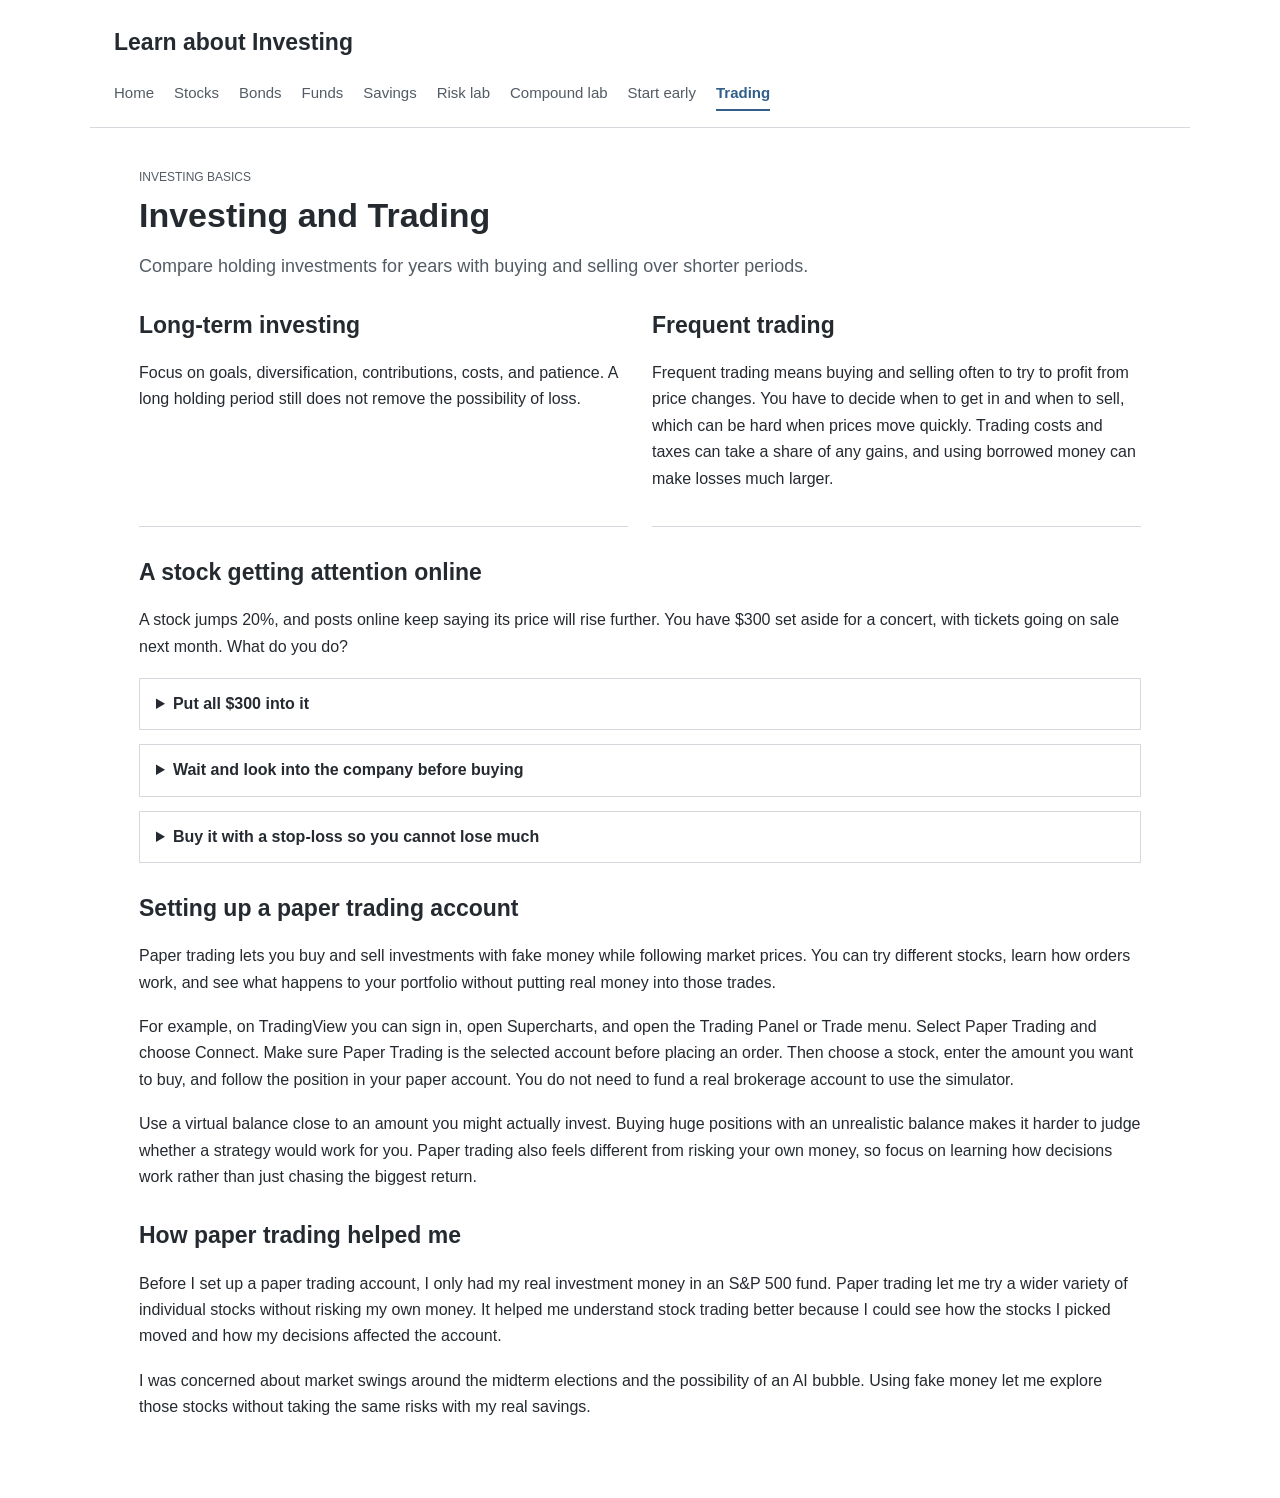
<file: trading.html>
<!doctype html><html lang="en"><head><meta charset="utf-8"><meta name="viewport" content="width=device-width, initial-scale=1"><meta name="description" content="Compare holding investments for years with buying and selling over shorter periods."><title>Investing and Trading | Learn about Investing</title><link rel="stylesheet" href="style.css"><script src="app.js" defer></script></head><body><a class="skip" href="#main">Skip to content</a><header class="site-header"><a class="brand" href="index.html">Learn about Investing</a><nav aria-label="Main navigation"><a href="index.html">Home</a><a href="stocks.html">Stocks</a><a href="bonds.html">Bonds</a><a href="funds.html">Funds</a><a href="cash.html">Savings</a><a href="portfolio-lab.html">Risk lab</a><a href="compound-lab.html">Compound lab</a><a href="start-early.html">Start early</a><a href="trading.html" aria-current="page">Trading</a></nav></header><main id="main"><header class="page-head"><p class="eyebrow">INVESTING BASICS</p><h1>Investing and Trading</h1><p class="intro">Compare holding investments for years with buying and selling over shorter periods.</p></header><div class="grid"><article><h2>Long-term investing</h2><p>Focus on goals, diversification, contributions, costs, and patience. A long holding period still does not remove the possibility of loss.</p></article><article><h2>Frequent trading</h2><p>Frequent trading means buying and selling often to try to profit from price changes. You have to decide when to get in and when to sell, which can be hard when prices move quickly. Trading costs and taxes can take a share of any gains, and using borrowed money can make losses much larger.</p></article></div><h2>A stock getting attention online</h2><p>A stock jumps 20%, and posts online keep saying its price will rise further. You have $300 set aside for a concert, with tickets going on sale next month. What do you do?</p><details><summary>Put all $300 into it</summary><p>You expose money with a near-term purpose to a large possible loss. A recent price jump doesn’t establish future returns.</p></details><details><summary>Wait and look into the company before buying</summary><p>Keep the $300 for your concert tickets. Before deciding whether to buy the stock with other money, look at how the company is doing and why its price has risen. Online attention alone does not tell you whether it is worth buying.</p></details><details><summary>Buy it with a stop-loss so you cannot lose much</summary><p>A stop order is not a guarantee of the sale price. A price gap or fast market can cause execution below the stop level.</p></details><h2>Setting up a paper trading account</h2><p>Paper trading lets you buy and sell investments with fake money while following market prices. You can try different stocks, learn how orders work, and see what happens to your portfolio without putting real money into those trades.</p><p>For example, on TradingView you can sign in, open Supercharts, and open the Trading Panel or Trade menu. Select Paper Trading and choose Connect. Make sure Paper Trading is the selected account before placing an order. Then choose a stock, enter the amount you want to buy, and follow the position in your paper account. You do not need to fund a real brokerage account to use the simulator.</p><p>Use a virtual balance close to an amount you might actually invest. Buying huge positions with an unrealistic balance makes it harder to judge whether a strategy would work for you. Paper trading also feels different from risking your own money, so focus on learning how decisions work rather than just chasing the biggest return.</p><h2>How paper trading helped me</h2><p>Before I set up a paper trading account, I only had my real investment money in an S&amp;P 500 fund. Paper trading let me try a wider variety of individual stocks without risking my own money. It helped me understand stock trading better because I could see how the stocks I picked moved and how my decisions affected the account.</p><p>I was concerned about market swings around the midterm elections and the possibility of an AI bubble. Using fake money let me explore those stocks without taking the same risks with my real savings.</p></main></body></html>
</file>
<file: style.css>
:root{--ink:#252a30;--muted:#535b64;--paper:#fff;--green:#315e8b;--purple:#916532;--line:#d5d9de}*{box-sizing:border-box}body{margin:0;background:white;color:var(--ink);font:16px/1.65 Arial,Helvetica,sans-serif}a{color:var(--green);text-underline-offset:3px}a:hover{text-decoration-thickness:2px}button,input,select{font:inherit}button:focus-visible,a:focus-visible,input:focus-visible,summary:focus-visible,select:focus-visible{outline:3px solid #916532;outline-offset:3px}.site-header{max-width:1100px;margin:auto;padding:24px 24px 16px;border-bottom:1px solid var(--line)}.brand{color:var(--ink);font-size:23px;font-weight:bold;text-decoration:none}nav{display:flex;gap:8px 20px;flex-wrap:wrap;margin-top:16px}nav a{padding:3px 0;color:var(--muted);font-size:15px;text-decoration:none}nav a[aria-current]{font-weight:bold;color:var(--green);border-bottom:2px solid var(--green)}main{max-width:1050px;margin:auto;padding:28px 24px 60px}.page-head{max-width:850px;margin-bottom:28px}.eyebrow{font-size:12px;color:var(--muted);margin-bottom:8px}h1{font-size:34px;line-height:1.2;margin:8px 0 16px}h2{font-size:23px;line-height:1.35;margin-top:30px}h3{font-size:19px;line-height:1.4}.intro,.lead{font-size:18px;color:var(--muted)}p{margin:12px 0 18px}.hero-grid{margin-bottom:28px}.button,button{display:inline-block;background:#315e8b;border:1px solid #315e8b;color:white;border-radius:3px;padding:9px 14px;cursor:pointer;text-decoration:none;font-size:15px;margin:4px 6px 4px 0}.button:hover,button:hover{background:#244867}.secondary{background:white;color:#315e8b}.secondary:hover{background:#edf2f7;color:#244867}.grid{display:grid;grid-template-columns:repeat(auto-fit,minmax(240px,1fr));gap:24px;margin:20px 0 28px}.grid article{padding:0 0 16px;border-bottom:1px solid var(--line)}article h2{margin-top:0}.callout{padding:14px 18px;margin:24px 0;background:#f3f4f5;border-left:3px solid #a0a8b0}.callout p:last-child{margin-bottom:0}.source,.small{font-size:13px;color:var(--muted)}details{border:1px solid var(--line);padding:12px 16px;margin:14px 0}summary{cursor:pointer;font-weight:bold}li{margin:8px 0}.lab{display:grid;grid-template-columns:1fr 1.1fr;gap:24px;align-items:start}.panel{padding:20px;border:1px solid var(--line);background:white}.panel h2{margin-top:0}.result{background:#f5f6f7}.control{margin:22px 0}.control label{font-size:14px;font-weight:bold;display:block;margin-bottom:7px}.control-row{display:flex;gap:10px;align-items:center}.control-row input[type=range]{min-width:70px;flex:1;accent-color:#315e8b;height:28px;width:100%}.control-row input[type=number]{width:87px;border:1px solid #9da5ae;border-radius:2px;padding:6px;background:white}.control-row span{font-size:12px;min-width:30px;color:var(--muted)}select{display:block;max-width:100%;width:100%;padding:10px;border:1px solid #9da5ae;background:white;margin-top:10px}.preset button{font-size:12px;padding:7px;background:#f1f3f5;color:var(--ink);border-color:var(--line)}.big{display:block;font-size:34px;overflow-wrap:anywhere}.metrics{display:grid;grid-template-columns:1fr 1fr;gap:10px}.metrics p{font-size:12px;color:var(--muted)}.metrics strong{display:block;font-size:22px;color:var(--ink)}.donut{width:190px;height:190px;border-radius:50%;margin:5px auto 20px;display:grid;place-items:center;background:conic-gradient(#315e8b 60%,#916532 60% 90%,#b6bec5 90%)}.donut>div{width:130px;height:130px;background:#f5f6f7;border-radius:50%;display:flex;flex-direction:column;justify-content:center;align-items:center}.donut strong{font-size:34px;line-height:1.2}.donut span{font-size:13px}.table-wrap{overflow:auto}table{border-collapse:collapse;width:100%;text-align:left;font-size:14px}th,td{padding:12px;border-bottom:1px solid var(--line)}thead{background:#f1f3f5}caption{text-align:left;padding:15px 0;font-weight:bold}figure{margin:25px 0}svg{display:block;width:100%;height:auto}figcaption{font-size:12px;display:flex;flex-wrap:wrap;gap:15px}.purple{color:#916532}.green{color:#315e8b}.grey{color:#626a73}.skip{position:absolute;left:-10000px}.skip:focus{left:20px;top:5px;z-index:5;background:white;padding:10px}textarea{width:100%;min-height:140px;font:13px/1.5 monospace;padding:12px}#setup-url{width:100%;padding:12px}#setup-error{color:#9b2828}.setup-card{margin-bottom:20px}body.embedded .site-header{display:none}body.embedded main{padding-top:20px}@media(max-width:720px){.site-header{padding:18px}main{padding:24px 18px 40px}h1{font-size:29px}.lab{grid-template-columns:1fr;gap:20px}.panel{padding:16px}nav{gap:8px 16px}nav a{font-size:14px}.big{font-size:30px}.metrics strong{font-size:20px}}
</file>
